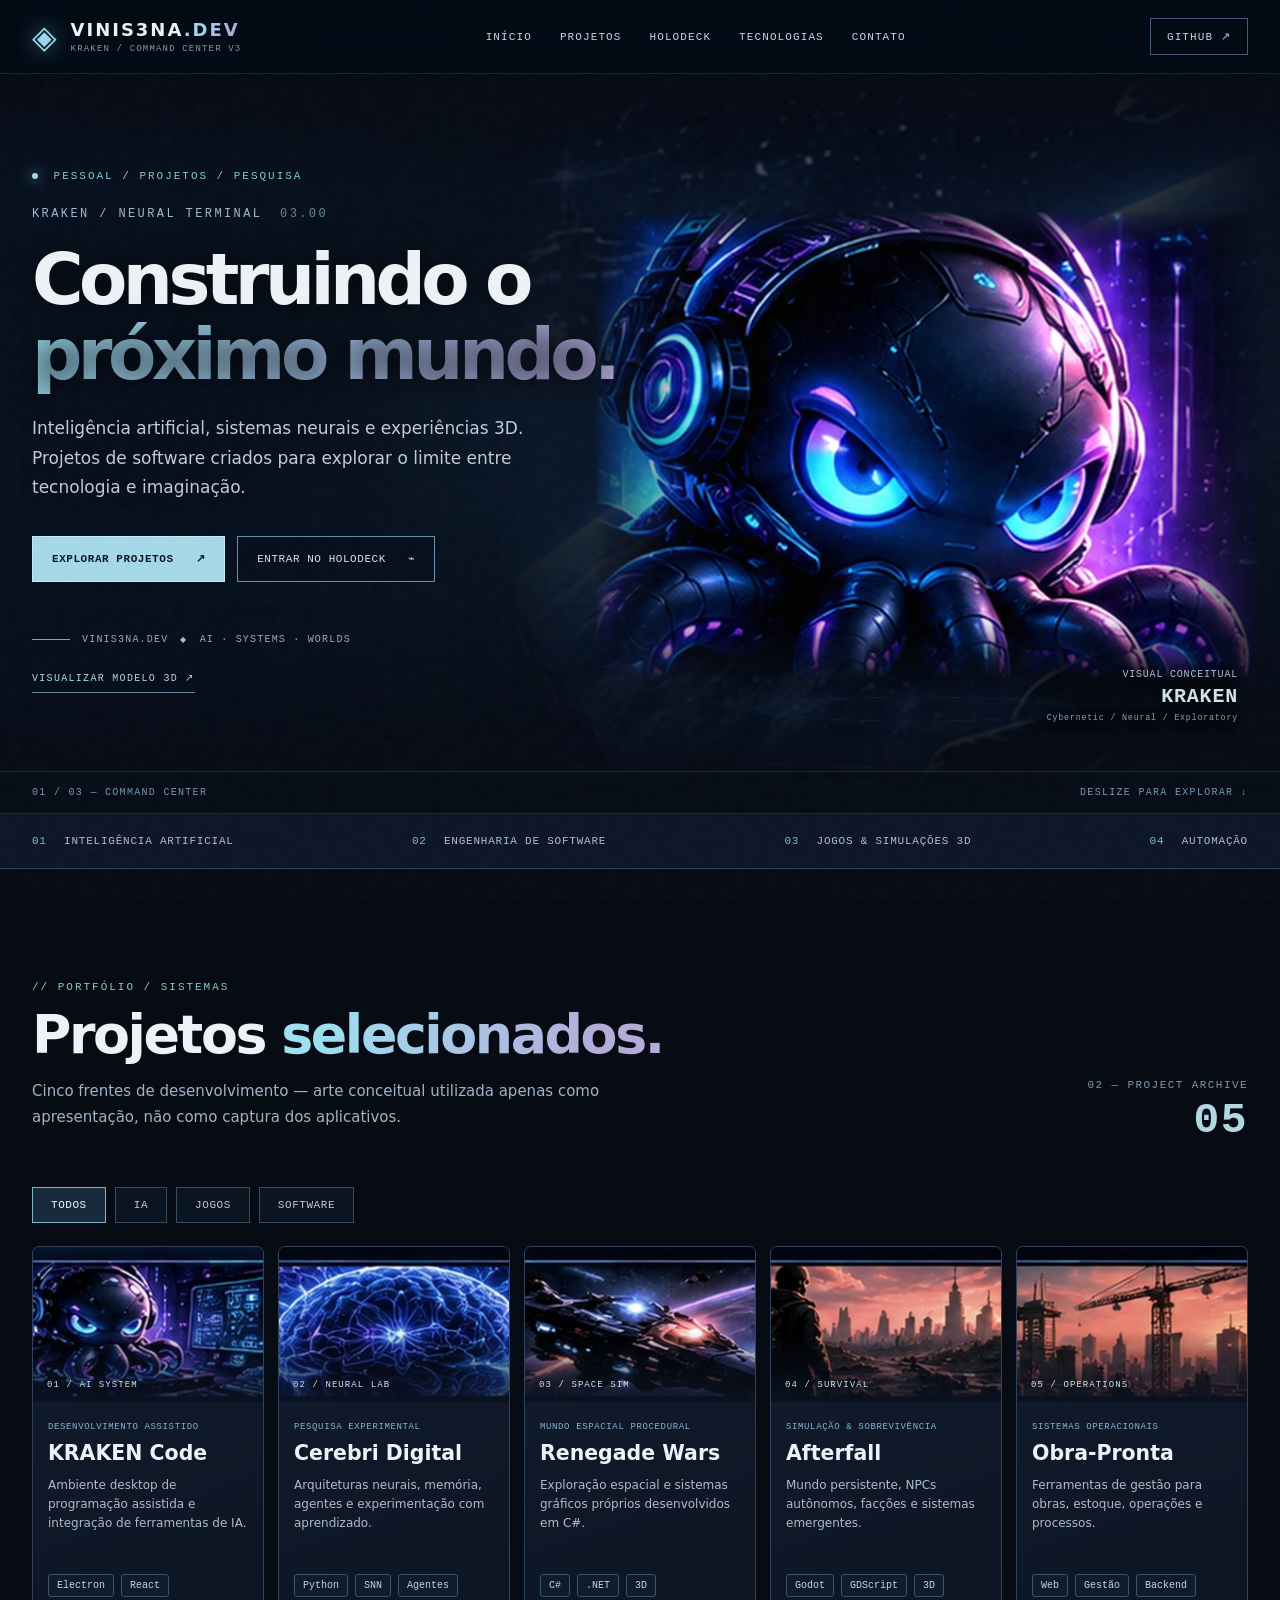
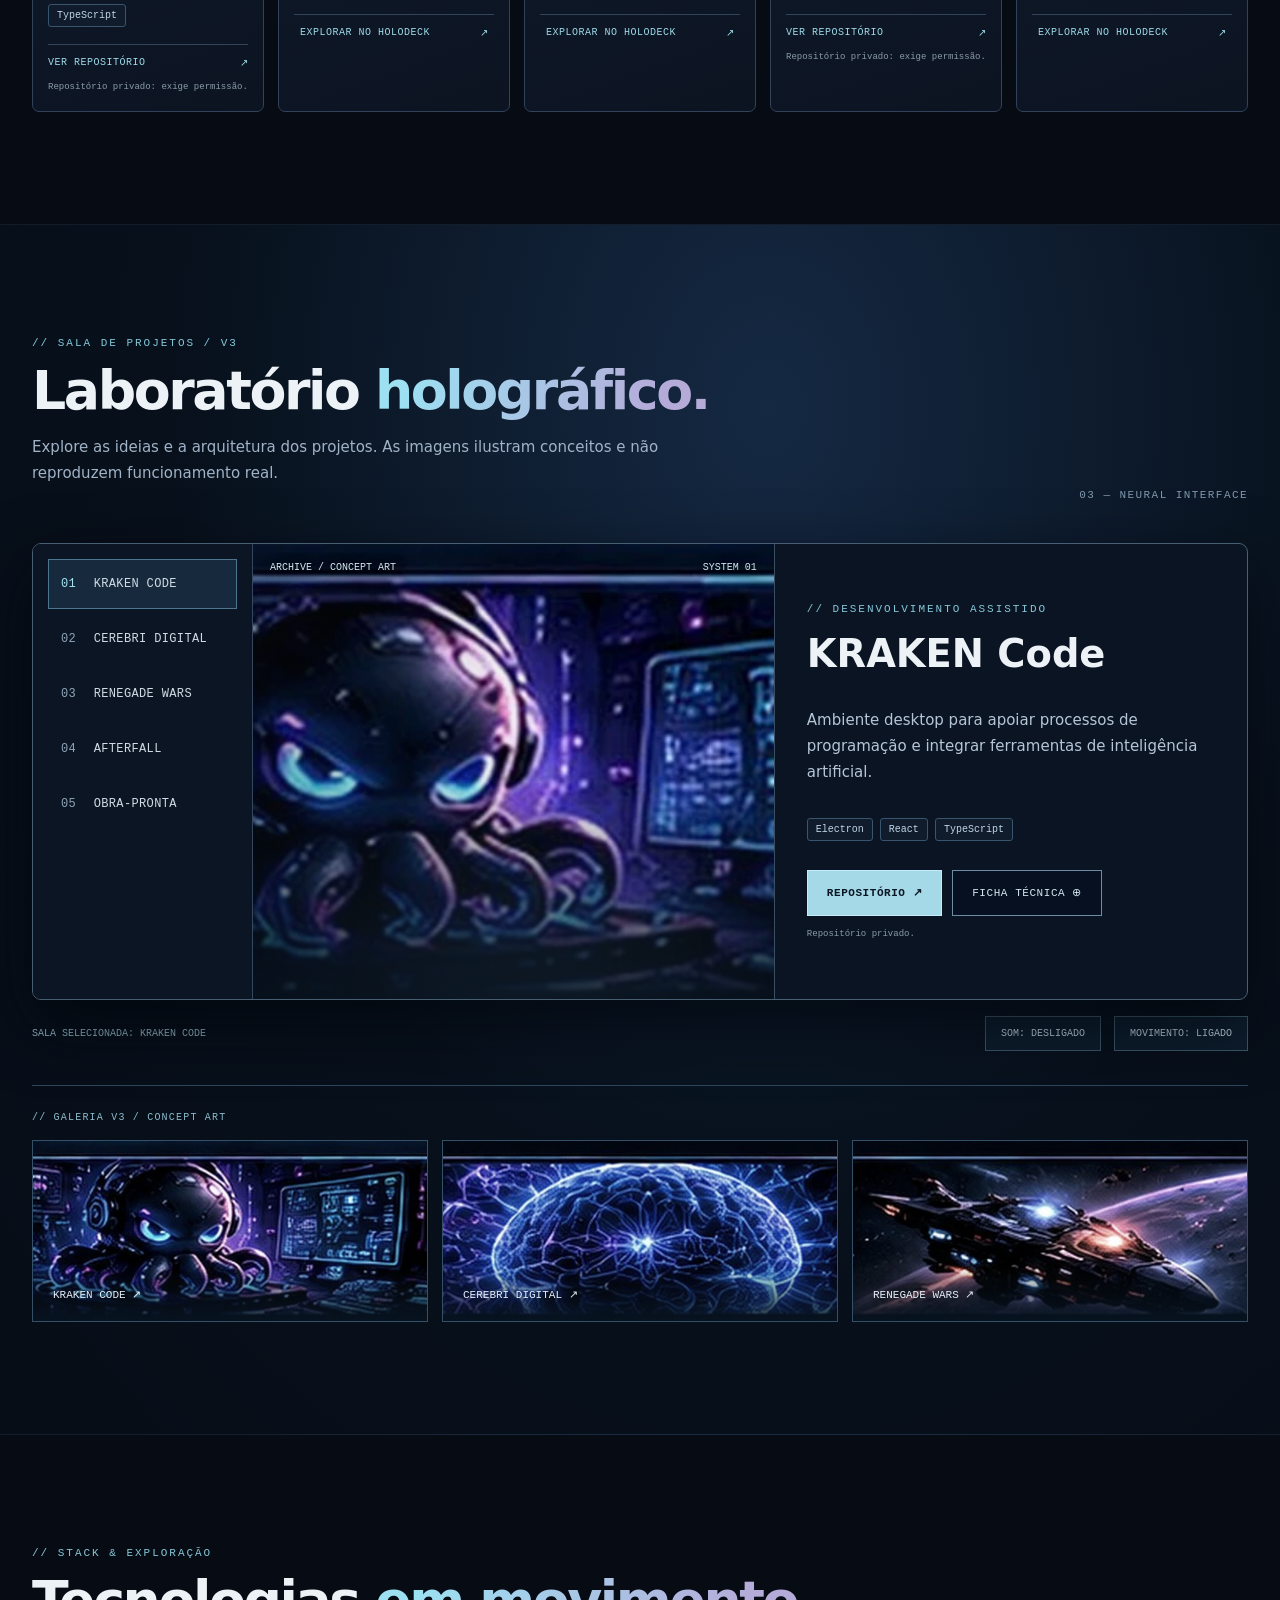
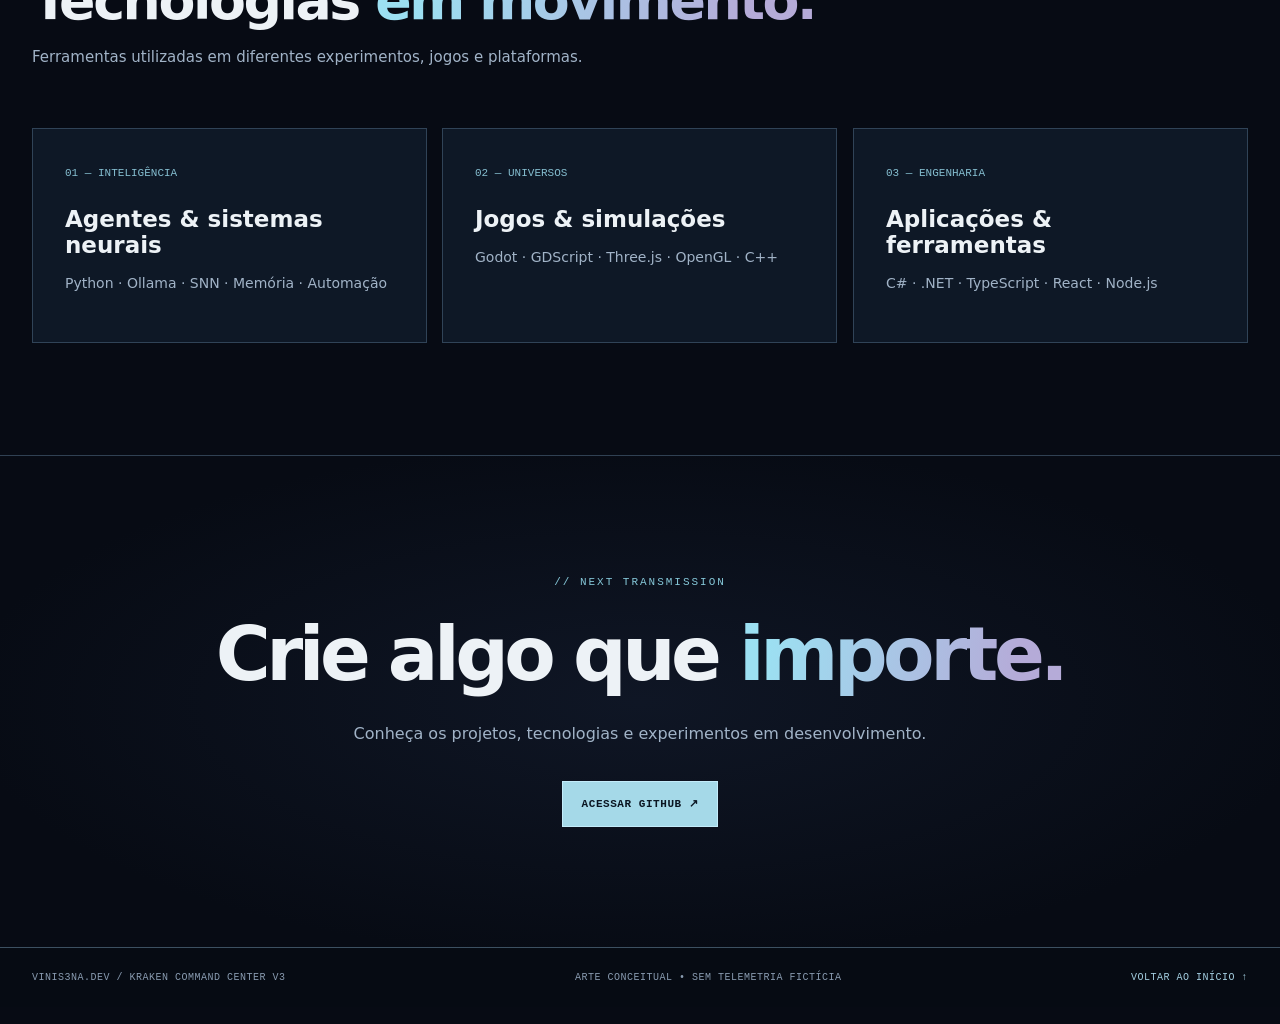
<file: docs/index.html>
<!doctype html>
<html lang="pt-BR">
<head>
<meta charset="utf-8"><meta name="viewport" content="width=device-width,initial-scale=1">
<meta name="theme-color" content="#070d19">
<meta name="description" content="VINIS3NA.DEV — portfólio de inteligência artificial, sistemas neurais, desenvolvimento de jogos e software. KRAKEN Command Center V3.">
<meta property="og:title" content="VINIS3NA.DEV — KRAKEN Command Center V3">
<meta property="og:description" content="Engenharia, mundos digitais e sistemas inteligentes — um portfólio em estilo ficção científica.">
<title>VINIS3NA.DEV | KRAKEN Command Center V3</title>
<link rel="icon" href="assets/favicon.svg" type="image/svg+xml"><link rel="stylesheet" href="styles.css">
<meta property="og:url" content="https://vinis3na-dev.github.io/vinis3na-dev/">
</head>
<body>
<a class="skip" href="#projetos">Ir para os projetos</a>
<div class="ambient-grain" aria-hidden="true"></div><div id="scrollLine" aria-hidden="true"></div>
<header class="site-header">
  <a href="#inicio" class="logo" aria-label="Vinis3na Dev, início"><span class="logo-mark">◈</span><span>VINIS3NA<span class="gradient-text">.DEV</span><small>KRAKEN / COMMAND CENTER V3</small></span></a>
  <nav id="siteNav" aria-label="Navegação principal"><a href="#inicio">INÍCIO</a><a href="#projetos">PROJETOS</a><a href="#laboratorio">HOLODECK</a><a href="#tecnologias">TECNOLOGIAS</a><a href="#contato">CONTATO</a></nav>
  <a class="header-gh" href="https://github.com/vinis3na-dev" rel="noopener noreferrer" target="_blank">GITHUB <span>↗</span></a>
  <button type="button" id="menuToggle" class="menu-btn" aria-controls="siteNav" aria-expanded="false" aria-label="Abrir menu">☰</button>
</header>
<main>
<section id="inicio" class="hero" aria-labelledby="heroTitle">
  <div class="hero-space" aria-hidden="true"><div class="star-layer stars-far"></div><div class="star-layer stars-near"></div><div class="nebula"></div><img src="assets/hero-orbit.webp" class="space-station" alt=""><img src="assets/hero-kraken.webp" class="kraken-art" alt=""><div class="holo-disc"></div><canvas id="threeCanvas" aria-hidden="true" hidden></canvas></div>
  <div class="hero-inner wrap">
    <div class="hero-copy"><span class="eyebrow"><span class="indicator"></span> PESSOAL / PROJETOS / PESQUISA</span><div class="meta">KRAKEN / NEURAL TERMINAL <span>03.00</span></div>
    <h1 id="heroTitle">Construindo o<br><em>próximo mundo.</em></h1>
    <p>Inteligência artificial, sistemas neurais e experiências 3D. Projetos de software criados para explorar o limite entre tecnologia e imaginação.</p>
    <div class="hero-cta"><a href="#projetos" class="action primary">EXPLORAR PROJETOS <span aria-hidden="true">↗</span></a><a href="#laboratorio" class="action subtle">ENTRAR NO HOLODECK <span aria-hidden="true">⌁</span></a></div>
    <div class="hero-signature"><span class="line"></span> VINIS3NA.DEV <span class="dot">◆</span> AI · SYSTEMS · WORLDS</div><button id="threeToggle" type="button" class="three-toggle" aria-pressed="false" title="Abrir modelo tridimensional experimental">VISUALIZAR MODELO 3D ↗</button><div id="cameraControls" class="camera-controls" role="group" aria-label="Enquadramentos cinematográficos do KRAKEN" hidden><button type="button" data-camera="wide" aria-pressed="true">GERAL</button><button type="button" data-camera="portrait" aria-pressed="false">RETRATO</button><button type="button" data-camera="detail" aria-pressed="false">DETALHE</button></div></div>
    <aside class="hero-caption" aria-label="Identidade visual KRAKEN"><span>VISUAL CONCEITUAL</span><strong>KRAKEN</strong><small>Cybernetic / Neural / Exploratory</small></aside>
  </div>
  <div class="hero-bottom"><span>01 / 03 — COMMAND CENTER</span><span>DESLIZE PARA EXPLORAR ↓</span></div>
</section>
<section class="index-band" aria-label="Áreas de atuação"><div class="wrap index-items"><span><i>01</i> INTELIGÊNCIA ARTIFICIAL</span><span><i>02</i> ENGENHARIA DE SOFTWARE</span><span><i>03</i> JOGOS & SIMULAÇÕES 3D</span><span><i>04</i> AUTOMAÇÃO</span></div></section>
<section id="projetos" class="section wrap" aria-labelledby="projectsTitle"><div class="section-top"><div><div class="eyebrow">// PORTFÓLIO / SISTEMAS</div><h2 id="projectsTitle">Projetos <span class="gradient-text">selecionados.</span></h2><p>Cinco frentes de desenvolvimento — arte conceitual utilizada apenas como apresentação, não como captura dos aplicativos.</p></div><div class="section-index">02 — PROJECT ARCHIVE <strong>05</strong></div></div>
<div class="filters" role="group" aria-label="Filtrar projetos"><button type="button" class="filter active" data-filter="todos" aria-pressed="true">TODOS</button><button type="button" class="filter" data-filter="ia" aria-pressed="false">IA</button><button type="button" class="filter" data-filter="jogos" aria-pressed="false">JOGOS</button><button type="button" class="filter" data-filter="software" aria-pressed="false">SOFTWARE</button></div>
<div class="projects" id="projectGrid">
<article class="project" data-category="ia software"><div class="project-image"><img src="assets/project-kraken-code.webp" alt="Arte conceitual de um assistente robótico em uma estação de trabalho" loading="lazy"><span class="project-num">01 / AI SYSTEM</span></div><div class="project-info"><p class="project-class">DESENVOLVIMENTO ASSISTIDO</p><h3>KRAKEN Code</h3><p>Ambiente desktop de programação assistida e integração de ferramentas de IA.</p><div class="tags"><span>Electron</span><span>React</span><span>TypeScript</span></div><a href="https://github.com/vinis3na-dev/kraken-code" target="_blank" rel="noopener noreferrer">VER REPOSITÓRIO <span>↗</span></a><small class="privacy">Repositório privado: exige permissão.</small></div></article>
<article class="project" data-category="ia"><div class="project-image"><img src="assets/project-cerebri-digital.webp" alt="Arte conceitual de uma rede neural holográfica" loading="lazy"><span class="project-num">02 / NEURAL LAB</span></div><div class="project-info"><p class="project-class">PESQUISA EXPERIMENTAL</p><h3>Cerebri Digital</h3><p>Arquiteturas neurais, memória, agentes e experimentação com aprendizado.</p><div class="tags"><span>Python</span><span>SNN</span><span>Agentes</span></div><button type="button" class="room-jump" data-open-room="cerebri">EXPLORAR NO HOLODECK <span>↗</span></button></div></article>
<article class="project" data-category="jogos"><div class="project-image"><img src="assets/project-renegade-wars.webp" alt="Arte conceitual de uma nave espacial próxima a um planeta" loading="lazy"><span class="project-num">03 / SPACE SIM</span></div><div class="project-info"><p class="project-class">MUNDO ESPACIAL PROCEDURAL</p><h3>Renegade Wars</h3><p>Exploração espacial e sistemas gráficos próprios desenvolvidos em C#.</p><div class="tags"><span>C#</span><span>.NET</span><span>3D</span></div><button type="button" class="room-jump" data-open-room="renegade">EXPLORAR NO HOLODECK <span>↗</span></button></div></article>
<article class="project" data-category="jogos"><div class="project-image"><img src="assets/project-afterfall.webp" alt="Arte conceitual de sobrevivente em uma cidade em ruínas" loading="lazy"><span class="project-num">04 / SURVIVAL</span></div><div class="project-info"><p class="project-class">SIMULAÇÃO & SOBREVIVÊNCIA</p><h3>Afterfall</h3><p>Mundo persistente, NPCs autônomos, facções e sistemas emergentes.</p><div class="tags"><span>Godot</span><span>GDScript</span><span>3D</span></div><a href="https://github.com/vinis3na-dev/AFTERFALL" target="_blank" rel="noopener noreferrer">VER REPOSITÓRIO <span>↗</span></a><small class="privacy">Repositório privado: exige permissão.</small></div></article>
<article class="project" data-category="software"><div class="project-image"><img src="assets/project-obra-pronta.webp" alt="Arte conceitual de um canteiro de obras ao pôr do sol" loading="lazy"><span class="project-num">05 / OPERATIONS</span></div><div class="project-info"><p class="project-class">SISTEMAS OPERACIONAIS</p><h3>Obra-Pronta</h3><p>Ferramentas de gestão para obras, estoque, operações e processos.</p><div class="tags"><span>Web</span><span>Gestão</span><span>Backend</span></div><button type="button" class="room-jump" data-open-room="obras">EXPLORAR NO HOLODECK <span>↗</span></button></div></article>
</div></section>
<section id="laboratorio" class="section holodeck" aria-labelledby="labTitle"><div class="wrap"><div class="section-top"><div><div class="eyebrow">// SALA DE PROJETOS / V3</div><h2 id="labTitle">Laboratório <span class="gradient-text">holográfico.</span></h2><p>Explore as ideias e a arquitetura dos projetos. As imagens ilustram conceitos e não reproduzem funcionamento real.</p></div><div class="section-index">03 — NEURAL INTERFACE</div></div>
<div class="lab-shell"><div class="lab-tabs" role="group" aria-label="Selecionar sala"><button class="lab-tab active" data-room="kraken" aria-pressed="true">01 <span>KRAKEN CODE</span></button><button class="lab-tab" data-room="cerebri" aria-pressed="false">02 <span>CEREBRI DIGITAL</span></button><button class="lab-tab" data-room="renegade" aria-pressed="false">03 <span>RENEGADE WARS</span></button><button class="lab-tab" data-room="afterfall" aria-pressed="false">04 <span>AFTERFALL</span></button><button class="lab-tab" data-room="obras" aria-pressed="false">05 <span>OBRA-PRONTA</span></button></div>
<div class="lab-stage"><div class="lab-art" id="labVisual"><div class="lab-background" id="labBackground"></div><div class="lab-frame"><span>ARCHIVE / CONCEPT ART</span><span id="labStatus">SYSTEM 01</span></div><div class="lab-glow"></div></div>
<div class="lab-detail"><div id="labKind" class="eyebrow">// ASSISTENTE IA</div><h3 id="labName">KRAKEN Code</h3><p id="labDescription"></p><div id="labFacts" class="tags"></div><div class="lab-actions"><a id="labLink" class="action primary" href="https://github.com/vinis3na-dev/kraken-code" target="_blank" rel="noopener noreferrer">REPOSITÓRIO ↗</a><button type="button" class="action subtle" id="labDetails">FICHA TÉCNICA ⊕</button></div><small id="labPrivacy" class="privacy">Repositório privado.</small></div></div></div>
<div class="lab-controls"><span id="commandStatus" role="status" aria-live="polite">MÓDULO DISPONÍVEL PARA EXPLORAÇÃO</span><button type="button" id="soundToggle" aria-pressed="false" class="quiet-btn">SOM: DESLIGADO</button><button type="button" id="motionToggle" aria-pressed="false" class="quiet-btn">MOVIMENTO: LIGADO</button></div><div class="v3-gallery" aria-label="Galeria conceitual"><div class="gallery-label">// GALERIA V3 / CONCEPT ART</div><div class="gallery-row"><button data-open-room="kraken" type="button"><img loading="lazy" src="assets/project-kraken-code.webp" alt="Arte conceitual do KRAKEN Code"><span>KRAKEN CODE ↗</span></button><button data-open-room="cerebri" type="button"><img loading="lazy" src="assets/project-cerebri-digital.webp" alt="Arte conceitual do Cerebri Digital"><span>CEREBRI DIGITAL ↗</span></button><button data-open-room="renegade" type="button"><img loading="lazy" src="assets/project-renegade-wars.webp" alt="Arte conceitual de Renegade Wars"><span>RENEGADE WARS ↗</span></button></div></div></div></section>
<section id="tecnologias" class="section wrap" aria-labelledby="stackTitle"><div class="section-top"><div><div class="eyebrow">// STACK & EXPLORAÇÃO</div><h2 id="stackTitle">Tecnologias <span class="gradient-text">em movimento.</span></h2><p>Ferramentas utilizadas em diferentes experimentos, jogos e plataformas.</p></div></div><div class="tech-columns"><div><span>01 — INTELIGÊNCIA</span><h3>Agentes & sistemas neurais</h3><p>Python · Ollama · SNN · Memória · Automação</p></div><div><span>02 — UNIVERSOS</span><h3>Jogos & simulações</h3><p>Godot · GDScript · Three.js · OpenGL · C++</p></div><div><span>03 — ENGENHARIA</span><h3>Aplicações & ferramentas</h3><p>C# · .NET · TypeScript · React · Node.js</p></div></div></section>
<section id="contato" class="contact"><div class="wrap"><div class="eyebrow">// NEXT TRANSMISSION</div><h2>Crie algo que <span class="gradient-text">importe.</span></h2><p>Conheça os projetos, tecnologias e experimentos em desenvolvimento.</p><a class="action primary" href="https://github.com/vinis3na-dev" target="_blank" rel="noopener noreferrer">ACESSAR GITHUB ↗</a></div></section>
</main>
<footer><div class="wrap"><span>VINIS3NA.DEV / KRAKEN COMMAND CENTER V3</span><span>ARTE CONCEITUAL • SEM TELEMETRIA FICTÍCIA</span><a href="#inicio">VOLTAR AO INÍCIO ↑</a></div></footer>
<dialog id="detailDialog" aria-labelledby="detailTitle" class="details-dialog"><div class="dialog-header"><span>TECHNICAL BRIEF // V3</span><button id="closeDialog" type="button" aria-label="Fechar ficha técnica">✕</button></div><h2 id="detailTitle">KRAKEN</h2><p id="detailText"></p><div class="tags" id="detailStack"></div><h3>Próximos passos</h3><ul id="detailRoadmap"></ul><p class="dialog-note">Roteiro conceitual; o status de cada atividade deve ser verificado no projeto real.</p></dialog>
<script src="app.js" defer></script>
</body>
</html>
</file>
<file: docs/styles.css>
:root{color-scheme:dark;--bg:#070b14;--panel:#0d1524;--edge:#304457;--text:#edf2f6;--muted:#a1b3c7;--cyan:#81cee5;--blue:#7e9dea;--violet:#9a88d2;--gold:#dbbda1;--font:Inter,'Segoe UI',system-ui,sans-serif;--mono:'Consolas','SFMono-Regular',monospace}*{box-sizing:border-box}html{scroll-behavior:smooth}body{margin:0;background:#070b14;color:var(--text);font-family:var(--font);overflow-x:hidden}button,a{font:inherit}button{cursor:pointer}a{color:inherit;text-decoration:none}button:focus-visible,a:focus-visible{outline:2px solid var(--cyan);outline-offset:4px}#scrollLine{position:fixed;z-index:30;left:0;top:0;height:2px;width:0;background:linear-gradient(90deg,#90d6e4,#bca7f5);pointer-events:none}.ambient-grain{position:fixed;inset:0;pointer-events:none;z-index:12;opacity:.09;background-image:url("data:image/svg+xml,%3Csvg viewBox='0 0 128 128' xmlns='http://www.w3.org/2000/svg'%3E%3Cfilter id='a'%3E%3CfeTurbulence type='fractalNoise' baseFrequency='.6' numOctaves='3' seed='3'/%3E%3C/filter%3E%3Crect width='100%25' height='100%25' filter='url(%23a)' opacity='.3'/%3E%3C/svg%3E")}.skip{position:absolute;top:-100px;left:15px;z-index:50;background:#c1edff;color:#001019;padding:12px}.skip:focus{top:12px}.wrap{width:min(1260px,calc(100% - 64px));margin:auto}.site-header{height:74px;position:sticky;z-index:25;top:0;display:flex;align-items:center;justify-content:space-between;gap:28px;padding:0 max(32px,calc((100vw - 1260px)/2));background:rgba(4,11,22,.91);border-bottom:1px solid #32445870;backdrop-filter:blur(20px)}.logo{display:flex;align-items:center;gap:12px;font-size:18px;font-weight:700;letter-spacing:.11em;white-space:nowrap}.logo-mark{font-size:32px;color:#96d7ed;text-shadow:0 0 21px #71d4e899}.logo small{display:block;font:9px var(--mono);color:#8399b2;margin-top:4px;letter-spacing:.13em}.gradient-text{background:linear-gradient(100deg,#9ce0f2 10%,#b5abd8 85%);background-clip:text;-webkit-background-clip:text;color:transparent}.site-header nav{display:flex;align-items:center;gap:28px}.site-header nav a,.header-gh{font:11px var(--mono);letter-spacing:.10em;color:#c8d5e4;transition:color .2s}.site-header nav a:hover,.header-gh:hover{color:#8fddf1}.header-gh{border:1px solid #465c75;padding:11px 16px;white-space:nowrap}.header-gh span{color:#9ed8e8}.menu-btn{display:none;color:white;border:0;background:none;font-size:26px}.hero{height:min(740px,calc(100vh - 74px));min-height:590px;isolation:isolate;position:relative;overflow:hidden;border-bottom:1px solid #54708c44;background:radial-gradient(ellipse at 70% 50%,#142441 0,#0c1423 38%,#050c17 70%)}.hero-space{position:absolute;inset:0;overflow:hidden;pointer-events:none;z-index:-1}.hero-space:before{content:'';position:absolute;inset:0;background:radial-gradient(ellipse at 71% 45%,#203e655e,transparent 46%),linear-gradient(90deg,#07101e 5%,#08101bc9 40%,#06101b60 68%,#08101ee7 100%);z-index:2}.hero-space:after{content:'';position:absolute;inset:0;background:linear-gradient(0deg,#070b14 0%,transparent 28%,transparent 85%,#070b14 100%);z-index:4}.star-layer{position:absolute;inset:-10%;background-image:radial-gradient(circle,#bdddfaaa 1px,transparent 1.5px);background-size:97px 83px;opacity:.24;transform:translate3d(calc(var(--mx,0px)*.1),calc(var(--my,0px)*.1),0);transition:transform 1s ease-out}.stars-near{background-size:173px 133px;opacity:.3;filter:blur(.5px)}.nebula{position:absolute;inset:0;background:radial-gradient(ellipse at 70% 35%,#515b9460,transparent 45%),radial-gradient(ellipse at 34% 68%,#2360835e,transparent 48%);opacity:.4}.space-station{position:absolute;right:-3%;top:-6%;width:min(66vw,930px);height:105%;object-fit:contain;opacity:.58;filter:contrast(1.1) saturate(.65);transform:translate3d(calc(var(--mx,0px)*-.16),calc(var(--my,0px)*-.1),0);transition:transform .5s ease-out;z-index:1}.kraken-art{position:absolute;right:1.6%;top:9%;height:82%;width:auto;max-width:52%;object-fit:contain;z-index:3;filter:drop-shadow(0 28px 70px #000b);transform:translate3d(calc(var(--mx,0px)*-.36),calc(var(--my,0px)*-.25 + var(--float,0px)),0);animation:heroDrift 8s ease-in-out infinite;will-change:transform}.holo-disc{position:absolute;z-index:3;right:16%;bottom:10%;width:320px;height:60px;border-radius:50%;border:1px solid #5db9eb6b;box-shadow:0 0 40px #0a68a663,inset 0 0 50px #0a81cb44;transform:rotateX(66deg);opacity:.56;animation:discGlow 6s ease-in-out infinite}.hero-inner{position:relative;height:100%;display:flex;align-items:center}.hero-copy{width:min(665px,61%);padding:30px 0 60px;position:relative;z-index:6}.eyebrow{font:11px var(--mono);letter-spacing:.18em;color:#86c8d9}.indicator{display:inline-block;width:6px;height:6px;border-radius:50%;background:#a1d6db;box-shadow:0 0 13px #6acaeb;margin-right:7px}.meta{margin-top:24px;font:12px var(--mono);color:#a1b9cb;letter-spacing:.2em}.meta span{color:#698498;margin-left:8px}.hero h1{font-size:clamp(54px,5.5vw,92px);line-height:1.06;letter-spacing:-.065em;font-weight:650;margin:22px 0 22px;text-shadow:0 2px 30px #000c}.hero h1 em{font-style:normal;background:linear-gradient(110deg,#9bdef1,#9babd5 70%,#b8acdf);background-clip:text;-webkit-background-clip:text;color:transparent}.hero-copy>p{max-width:510px;color:#c1ccd8;font-size:17px;line-height:1.72;margin:0 0 34px;text-shadow:0 3px 16px #0015}.hero-cta{display:flex;gap:12px;flex-wrap:wrap}.action{min-height:46px;display:inline-flex;align-items:center;justify-content:space-between;gap:22px;padding:14px 19px;letter-spacing:.05em;font:11px var(--mono);border:1px solid #6d8da6;transition:background .2s,transform .2s,border-color .2s}.action:hover{transform:translateY(-2px)}.action.primary{background:#a5d9e8;color:#0b1622;border-color:#c3ecfa;font-weight:700}.action.subtle{background:#07101fc7;color:#d4e5ee}.hero-signature{font:10px var(--mono);letter-spacing:.12em;color:#97acbe;margin-top:52px;display:flex;align-items:center;gap:12px}.hero-signature .line{display:inline-block;width:38px;height:1px;background:#74aac5}.hero-signature .dot{font-size:8px;color:#baafd9}.hero-caption{position:absolute;bottom:90px;right:10px;text-align:right;display:grid;gap:5px;color:#b1c0d3;font:10px var(--mono);letter-spacing:.08em;text-shadow:0 3px 11px #000}.hero-caption strong{font-size:20px;color:#cee4ef}.hero-caption small{color:#8c9eb4}.hero-bottom{position:absolute;left:0;right:0;bottom:0;padding:15px max(32px,calc((100vw - 1260px)/2));display:flex;justify-content:space-between;background:#07101a88;color:#7596ad;font:10px var(--mono);letter-spacing:.13em;border-top:1px solid #5b77953d}.index-band{background:#0c1626;border-bottom:1px solid #304255}.index-items{display:flex;justify-content:space-between;gap:22px;flex-wrap:wrap;padding:21px 0}.index-items span{color:#b0bfcc;font:11px var(--mono);letter-spacing:.07em}.index-items i{font-style:normal;color:#7cb9ce;margin-right:10px}.section{padding:112px 0;scroll-margin-top:75px}.section-top{display:flex;justify-content:space-between;align-items:end;gap:35px;margin-bottom:42px}.section-top h2{font-weight:600;font-size:clamp(38px,4.2vw,59px);line-height:1.08;letter-spacing:-.045em;margin:13px 0 12px}.section-top p{color:var(--muted);font-size:15px;line-height:1.7;max-width:650px}.section-index{font:11px var(--mono);letter-spacing:.13em;color:#8098ad;white-space:nowrap}.section-index strong{display:block;font-size:43px;color:#b1d7e3;text-align:right;margin-top:5px}.filters{display:flex;gap:9px;flex-wrap:wrap;margin-bottom:23px}.filter{border:1px solid #394c64;background:#0b1421;color:#bdcbda;padding:11px 18px;font:11px var(--mono);letter-spacing:.05em;transition:.2s}.filter:hover,.filter.active{background:#182b3d;border-color:#81b4c6;color:#edfbff}.projects{display:grid;grid-template-columns:repeat(5,minmax(0,1fr));gap:14px}.project{overflow:hidden;min-width:0;border:1px solid #31425a;border-radius:7px;background:linear-gradient(160deg,#111c2d,#0c1422);transition:transform .38s,border-color .38s,box-shadow .38s}.project:hover{transform:translateY(-6px);border-color:#7d9eb6;box-shadow:0 18px 42px #0008}.project[hidden]{display:none}.project-image{position:relative;height:155px;overflow:hidden;background:#111e2f}.project-image img{display:block;width:100%;height:100%;object-fit:cover;transition:transform 1.2s cubic-bezier(.2,.7,.3,1)}.project:hover .project-image img{transform:scale(1.07)}.project-image:after{content:'';position:absolute;inset:0;background:linear-gradient(0deg,#0c1424d6,transparent 46%)}.project-num{position:absolute;z-index:1;bottom:12px;left:14px;font:9px var(--mono);color:#cee4ed;letter-spacing:.12em}.project-info{padding:20px 15px 18px}.project-class{color:#83b7cf;font:9px var(--mono);letter-spacing:.07em;margin:0}.project h3{font-size:clamp(18px,1.6vw,23px);font-weight:650;line-height:1.15;margin:10px 0}.project-info>p:not(.project-class){min-height:81px;font-size:12px;color:#adbcca;line-height:1.6;margin:0}.tags{display:flex;gap:7px;flex-wrap:wrap;margin:17px 0}.tags span{font:10px var(--mono);color:#c1d6e5;padding:5px 8px;border:1px solid #39546d;background:#101c2c;border-radius:3px}.project-info>a,.room-jump{color:#9dd9e7;font:10px var(--mono);display:flex;justify-content:space-between;width:100%;letter-spacing:.05em;padding-top:12px;border:0;border-top:1px solid #314459;background:none;text-align:left}.project-info>a:hover,.room-jump:hover{color:white}.privacy{font:9px var(--mono);line-height:1.4;color:#8b9baa;display:block;margin-top:12px}.holodeck{background:radial-gradient(ellipse at 60% 15%,#152943,#07101b 55%,#070d17);border-block:1px solid #35485b44}.lab-shell{display:grid;grid-template-columns:220px 1fr;overflow:hidden;border:1px solid #485e72;border-radius:9px;background:#0a1423;box-shadow:0 24px 65px #01050bb3}.lab-tabs{padding:15px;background:#0b1523;border-right:1px solid #34475e;display:grid;align-content:start;gap:5px}.lab-tab{text-align:left;padding:17px 12px;color:#8ea6b8;font:12px var(--mono);letter-spacing:.03em;background:transparent;border:1px solid transparent;transition:background .2s,border-color .2s}.lab-tab span{margin-left:10px;color:#d0dbe6}.lab-tab.active{border-color:#4c768d;background:#172a3d;color:#a2e3f0}.lab-tab:hover{background:#18273a}.lab-stage{display:grid;grid-template-columns:1.05fr .95fr;min-height:455px}.lab-art{position:relative;overflow:hidden;min-height:400px;border-right:1px solid #3b4e61;background:#111d31}.lab-background{position:absolute;inset:0;background:url('assets/project-kraken-code.webp') center/cover;transform:scale(1.04);transition:opacity .42s ease,transform 1.2s cubic-bezier(.2,.7,.2,1)}.lab-art:after{content:'';position:absolute;inset:0;background:linear-gradient(0deg,#07111cea,transparent 48%),linear-gradient(90deg,#0a132244,transparent 60%)}.lab-frame{position:absolute;z-index:3;top:18px;left:17px;right:17px;display:flex;justify-content:space-between;gap:10px;color:#d4e7ee;font:10px var(--mono);text-shadow:0 2px 13px #000}.lab-glow{position:absolute;z-index:1;left:25%;bottom:3%;width:55%;height:16%;background:#779fc366;filter:blur(85px);opacity:.55;animation:glowPulse 8s ease-in-out infinite}.lab-detail{padding:46px 32px;display:flex;flex-direction:column;align-items:start;justify-content:center}.lab-detail h3{font-weight:650;font-size:clamp(27px,3vw,39px);margin:16px 0}.lab-detail p{line-height:1.75;color:#b6c5d6;font-size:15px}.lab-actions{display:flex;flex-wrap:wrap;gap:10px;margin-top:12px}.lab-controls{display:flex;align-items:center;justify-content:end;flex-wrap:wrap;gap:13px;padding-top:16px;color:#93b8c8;font:10px var(--mono)}#commandStatus{margin-right:auto}.quiet-btn{border:1px solid #3c5768;background:#0d1d2d;color:#bfd4df;padding:11px 15px;font:10px var(--mono)}.quiet-btn:hover{border-color:#7cafbe}.tech-columns{display:grid;grid-template-columns:repeat(3,1fr);gap:15px}.tech-columns>div{border:1px solid #304357;background:#0e1826;padding:32px}.tech-columns span{font:11px var(--mono);color:#85bed0}.tech-columns h3{font-size:23px;margin:26px 0 14px}.tech-columns p{color:var(--muted);line-height:1.7;font-size:14px}.contact{text-align:center;padding:120px 0;background:radial-gradient(ellipse at center,#1d29425e,transparent 75%);border-top:1px solid #304153}.contact h2{font-size:clamp(42px,6vw,75px);letter-spacing:-.06em;font-weight:650;margin:22px 0}.contact p{margin:0 auto 34px;line-height:1.7;color:var(--muted)}footer{border-top:1px solid #3c5061;background:#060b13}footer .wrap{display:flex;justify-content:space-between;gap:20px;flex-wrap:wrap;padding:24px 0;color:#899bb0;font:10px var(--mono);letter-spacing:.05em}footer a{color:#a4cfe1}.details-dialog{border:1px solid #66879d;background:#0b1523;color:#edf4fa;box-shadow:0 20px 70px #000c;width:min(670px,calc(100vw - 32px));max-height:min(82vh,750px);overflow:auto;padding:30px;border-radius:10px}.details-dialog::backdrop{background:#010713db;backdrop-filter:blur(8px)}.dialog-header{display:flex;align-items:center;justify-content:space-between;font:11px var(--mono);color:#92cbdc}.dialog-header button{color:#d6e5ed;background:none;border:1px solid #354c63;padding:8px 13px}.details-dialog h2{font-size:36px}.details-dialog p,.details-dialog li{line-height:1.8;color:#b1c3d3}.dialog-note{font-size:12px}.details-dialog h3{font-size:15px;color:#8bcbde}.project,.lab-shell,.tech-columns>div{contain:paint}@keyframes heroDrift{0%,100%{translate:0 0}50%{translate:0 -10px}}@keyframes discGlow{0%,100%{opacity:.35}50%{opacity:.68}}@keyframes glowPulse{0%,100%{opacity:.35}50%{opacity:.6}}@media(max-width:1150px){.projects{grid-template-columns:repeat(3,1fr)}.project-image{height:200px}.project-info>p:not(.project-class){min-height:56px}.site-header nav{gap:16px}.hero h1{font-size:clamp(50px,6vw,76px)}}@media(max-width:900px){.site-header{padding:0 24px}.site-header nav{gap:10px}.site-header nav a{font-size:9px}.header-gh{display:none}.hero{min-height:640px}.hero-copy{width:67%}.kraken-art{right:-9%;max-width:58%}.hero-caption{display:none}.lab-shell{grid-template-columns:1fr}.lab-tabs{display:flex;overflow:auto;border-right:0;border-bottom:1px solid #394f63}.lab-tab{flex:0 0 auto}.lab-stage{min-height:350px}.tech-columns{grid-template-columns:repeat(2,1fr)}}@media(max-width:670px){.wrap{width:min(100% - 32px,1260px)}.site-header{height:65px;padding:0 16px}.logo{font-size:15px}.logo small{font-size:8px}.menu-btn{display:block}.site-header nav{display:none;position:absolute;top:65px;left:0;right:0;padding:20px;background:#080f1cf5;flex-direction:column;align-items:start;gap:25px;border-bottom:1px solid #435875}.site-header nav.open{display:flex}.hero{min-height:760px;height:auto}.hero-inner{align-items:start;padding-top:66px;padding-bottom:200px}.hero-copy{width:100%}.hero h1{font-size:clamp(43px,11vw,64px)}.hero-copy>p{max-width:440px;font-size:15px}.hero-signature{margin-top:28px}.kraken-art{top:auto;bottom:5%;right:-9%;height:48%;max-width:83%}.space-station{right:-35%;top:25%;height:80%;width:100%}.hero-space:before{background:linear-gradient(180deg,#06101be0 4%,#06101dc4 48%,#08101a50 78%,#07101b 100%)}.holo-disc{right:10%;bottom:2%;width:170px}.hero-bottom{padding:12px 18px;font-size:8px}.index-items{justify-content:center;gap:13px}.index-items span{font-size:9px}.section{padding:74px 0}.section-top{display:block}.section-index{display:none}.section-top h2{font-size:clamp(34px,9vw,44px)}.projects{grid-template-columns:1fr 1fr;gap:12px}.project-image{height:145px}.project-info{padding:15px 13px}.project-info>p:not(.project-class){min-height:95px}.lab-stage{grid-template-columns:1fr}.lab-art{min-height:265px}.lab-detail{padding:25px}.lab-controls{justify-content:flex-start}.lab-controls #commandStatus{width:100%}.tech-columns{grid-template-columns:1fr}.contact{padding:85px 0}footer .wrap{flex-direction:column;align-items:center;text-align:center}}@media(max-width:410px){.projects{grid-template-columns:1fr}.project-image{height:200px}.project-info>p:not(.project-class){min-height:auto}.hero-cta{gap:9px}.hero-cta .action{width:100%}.hero-inner{padding-bottom:245px}}@media(prefers-reduced-motion:reduce){*,*:before,*:after{animation:none!important;transition:none!important;scroll-behavior:auto!important}}body.reduce-motion *,body.reduce-motion *:before,body.reduce-motion *:after{animation:none!important;transition:none!important;scroll-behavior:auto!important}

.three-toggle{margin-top:19px;border:0;border-bottom:1px solid #6289a1;background:transparent;color:#b2d9e8;padding:8px 0;font:10px var(--mono);letter-spacing:.13em}.three-toggle:hover{color:white}.hero-space canvas{position:absolute;z-index:5;right:0;top:6%;width:54%;height:87%;pointer-events:none}.hero-space.three-active .kraken-art,.hero-space.three-active .holo-disc{opacity:0;transition:opacity .35s}.hero-space.three-active canvas{display:block}.hero-space canvas[hidden]{display:none!important}@media(max-width:670px){.hero-space canvas{right:0;top:45%;height:50%;width:94%}}

[hidden]{display:none!important}

.v3-gallery{margin-top:34px;border-top:1px solid #2f465a;padding-top:26px}.gallery-label{color:#8cbbcd;font:10px var(--mono);letter-spacing:.12em;margin-bottom:17px}.gallery-row{display:grid;grid-template-columns:repeat(3,minmax(0,1fr));gap:14px}.gallery-row button{position:relative;display:block;min-height:150px;overflow:hidden;background:#0f192a;border:1px solid #345067;color:#e4eef8;padding:0;text-align:left}.gallery-row button:hover{border-color:#9cc9dd}.gallery-row img{width:100%;height:180px;object-fit:cover;display:block;filter:saturate(.82);transition:transform .7s cubic-bezier(.2,.7,.2,1)}.gallery-row button:hover img{transform:scale(1.06)}.gallery-row span{position:absolute;left:0;right:0;bottom:0;padding:20px;background:linear-gradient(0deg,#081422ed,transparent);font:11px var(--mono)}@media(max-width:670px){.gallery-row{grid-template-columns:1fr}.gallery-row button img{height:170px}}

/* V3 cinematic optical stage: reserve a clean stage around the interactive creature. */
.hero:has(.hero-space.three-active) .hero-caption{opacity:0;pointer-events:none;transition:opacity .45s ease}
.hero-space.three-active .space-station{opacity:.30;filter:contrast(1.1) saturate(.72) blur(1.5px)}
.hero-space.three-active canvas{filter:drop-shadow(0 28px 50px #5276ce30)}
@media(prefers-reduced-motion:reduce){.hero:has(.hero-space.three-active) .hero-caption{transition:none}}

/* Hero captions belong to the still illustration, never the 3D model. */
.hero.three-view .hero-caption{display:none!important}


/* KRAKEN V3: on narrow screens the active WebGL model becomes its own scene,
   below the introductory copy. This prevents the model and controls from
   overlapping, without altering the cinematic default view. */
@media (max-width:670px) {
  .hero.three-view {display:flex;flex-direction:column;height:auto;min-height:0}
  .hero.three-view .hero-inner {
    order:1;flex:none;height:auto;align-items:flex-start;
    padding-top:66px;padding-bottom:22px
  }
  .hero.three-view .hero-copy {padding:0;width:100%}
  .hero.three-view .hero-space {
    position:relative;inset:auto;order:2;flex:none;z-index:0;
    height:420px;width:100%;overflow:hidden
  }
  .hero.three-view .hero-space canvas {
    position:absolute;inset:0;width:100%;height:100%
  }
  .hero.three-view .hero-space:before {
    background:radial-gradient(ellipse at 50% 55%,#1a30563d,transparent 66%)
  }
  .hero.three-view .hero-bottom {
    position:relative;inset:auto;order:3;padding:12px 16px
  }
}

/* Cinematic composition selectors: remain outside the interactive canvas. */
.camera-controls{display:flex;gap:6px;flex-wrap:wrap;margin-top:12px;position:relative;z-index:7}
.camera-controls[hidden]{display:none!important}
.camera-controls button{font:10px var(--mono);letter-spacing:.12em;background:#071522d9;border:1px solid #4b6780;color:#adc7d8;padding:9px 13px;min-height:36px;cursor:pointer}
.camera-controls button[aria-pressed="true"]{color:#e5faff;border-color:#92c8db;background:#25465c}
.camera-controls button:hover{border-color:#b9eaff}
.camera-controls button:focus-visible{outline:2px solid #acebff;outline-offset:3px}
@media(max-width:670px){.camera-controls{margin:13px 0 0}.camera-controls button{flex:1;min-width:73px;padding:11px 8px}}
@media(prefers-reduced-motion:reduce){.camera-controls button{transition:none}}
</file>
